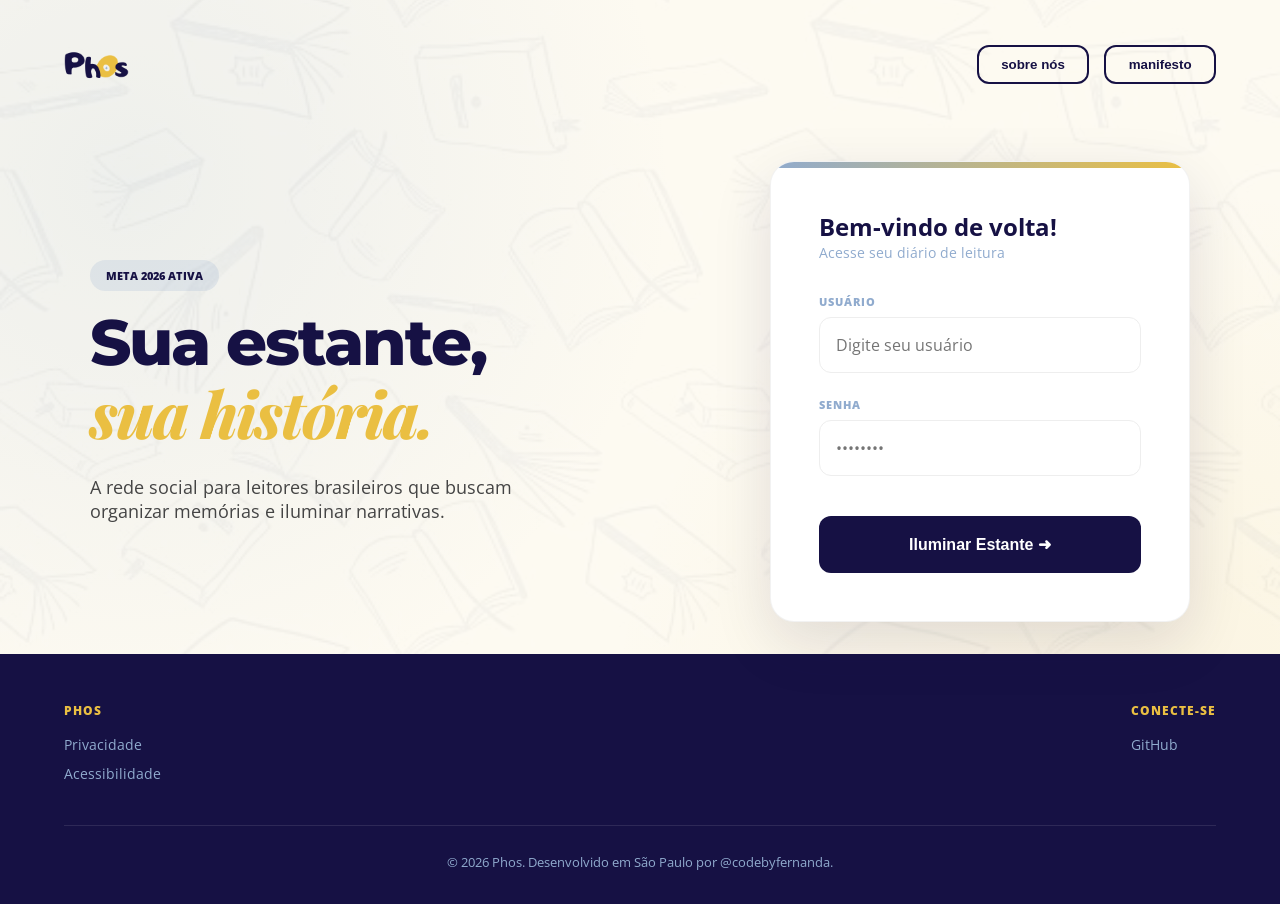
<file: index.html>
<!DOCTYPE html>
<html lang="pt-br">
<head>
    <meta charset="UTF-8">
    <meta name="viewport" content="width=device-width, initial-scale=1.0">
    <title>Phos | Ilumine sua próxima leitura</title>
    <link rel="stylesheet" href="style.css">
    <link href="https://fonts.googleapis.com/css2?family=Montserrat:wght@700;800&family=Open+Sans:wght@400;600;700&family=Playfair+Display:ital,wght@1,700&display=swap" rel="stylesheet">
</head>
<body class="pagina-login">
    <header class="cabecalho-phos">
        <nav class="navegacao-principal" aria-label="Navegação Principal">
            <div class="container-logo-nav">
                <img src="/assets/phos-logo.png" alt="Phos" class="logo-imagem-nav">
            </div>
            
            <div class="botoes-nav">
                <button type="button" class="btn-ghost">sobre nós</button>
                <button type="button" class="btn-ghost">manifesto</button>
            </div>
        </nav>
    </header>

    <main class="area-apresentacao">
        <div class="container-central">
            <section class="secao-boas-vindas">
                <span class="badge-phos" aria-live="polite">Meta 2026 Ativa</span>
                <h1 class="titulo-principal">
                    Sua estante, <br>
                    <span class="destaque-italico">sua história.</span>
                </h1>
                <div class="subtitulo">
                    <p>A rede social para leitores brasileiros que buscam <br> organizar memórias e iluminar narrativas.</p>
                </div>
            </section>

            <aside class="card-login">
                <div class="card-header">
                    <h2>Bem-vindo de volta!</h2>
                    <p>Acesse seu diário de leitura</p>
                </div>
                <form id="formulario-login">
                    <div class="grupo-entrada">
                        <label for="usuario">USUÁRIO</label>
                        <input type="text" id="usuario" placeholder="Digite seu usuário" required autocomplete="username">
                    </div>
                    <div class="grupo-entrada">
                        <label for="senha">SENHA</label>
                        <input type="password" id="senha" placeholder="••••••••" required autocomplete="current-password">
                    </div>
                    <button type="submit" class="botao-entrar">Iluminar Estante ➜</button>
                </form>
            </aside>
        </div>
    </main>

    <footer class="rodape-principal">
        <div class="rodape-conteudo">
            <div class="rodape-coluna">
                <span class="titulo-rodape">Phos</span>
                <nav class="links-rodape" aria-label="Links úteis">
                    <a href="#">Privacidade</a>
                    <a href="#">Acessibilidade</a>
                </nav>
            </div>
            <div class="rodape-coluna">
                <span class="titulo-rodape">Conecte-se</span>
                <div class="icones-redes">
                    <a href="https://github.com/codebyfernanda" target="_blank" rel="noopener">GitHub</a>
                </div>
            </div>
        </div>
        <div class="rodape-direitos">
            <small>&copy; 2026 Phos. Desenvolvido em São Paulo por @codebyfernanda.</small>
        </div>
    </footer>
    <script src="script.js"></script>
</body>
</html>
</file>
<file: style.css>
/* =======================================================================================
    PHOS 2026 - LOGIN & ESTILO GLOBAL (STYLE.CSS)
    ====================================================================================== */

/* O uso de Custom Properties (variáveis) no :root 
    aplica o princípio DRY (Don't Repeat Yourself) e cria uma "Single Source of Truth" 
    (Única Fonte de Verdade) para o design system. */
:root {
    --retina: #161144;              /* Deep Night - Azul escuro Phos */
    --nitidez: #90abce;             /* Serene Blue - Azul claro */
    --enfoque: #eabf42;             /* Golden Hour - Amarelo */
    --creme: #fdfaf1;               /* Fundo Editorial - Off-white */
    --branco: #ffffff;
    --borda-suave: rgba(0,0,0,0.05);
    --raio: 24px;
    --sombra: 0 20px 60px rgba(22, 17, 68, 0.12);
    --transicao: all 0.4s cubic-bezier(0.16, 1, 0.3, 1);
}

/* Reset Básico da página */
* { 
    margin: 0; 
    padding: 0; 
    box-sizing: border-box; 
    -webkit-font-smoothing: antialiased;
}

/* Estilo Global do Body com o truque do Background Múltiplo para criar a camada de cor
sólida por baixo da imagem, garantindo que a imagem de fundo seja sutil e não conflite 
com os textos e elementos da página. */ 

body {
    font-family: 'Open Sans', sans-serif;
    color: var(--retina);
    /* 2. O "truque" do Background Múltiplo */
    background: 
        /* Camada de Cima: Um gradiente da cor creme com 85% de opacidade */
        linear-gradient(rgba(253, 250, 241, 0.85), rgba(253, 250, 241, 0.85)), 
        /* Camada de Baixo: A imagem real */
        url('/assets/phos-fundo.jpg');
    
    /* 3. Ajustes para a imagem preencher a tela e não rolar junto com o mouse */
    background-size: cover;
    background-position: center;
    background-attachment: fixed;
    position: relative; /* Essencial para "segurar" a imagem no lugar */
    background-color: var(--creme); /* A cor sólida que vai aparecer no fundo */
    min-height: 100vh;
    z-index: 0;
}

/* 2. É necessário criar uma camada fantasma APENAS para a imagem */
body::before {
    content: ''; /* Passo obrigatório para o ::before existir */
    position: absolute; /* Fixa na tela toda */
    top: 0; 
    left: 0; 
    width: 100%; 
    height: 100%;
    
    background-image: url('/assets/phos-fundo.jpg');
    background-size: cover;
    background-position: center;
    background-attachment: fixed;
    
    /* A MÁGICA ACONTECE AQUI: */
    opacity: 0.07; /* Coloquei só 7% de visibilidade para a imagem */
    z-index: -1; /* Esse z-indez faz com que essa camada seja empurrada para trás de todos os textos e cards */
}

    /* =======================================================================================
    BACKGROUND E LAYOUT DA PÁGINA DE LOGIN
    ========================================================================================== */

.pagina-login {
    background: 
        radial-gradient(circle at 10% 20%, rgba(144, 171, 206, 0.15) 0%, transparent 40%),
        radial-gradient(circle at 90% 80%, rgba(234, 191, 66, 0.1) 0%, transparent 40%),
        var(--creme);
    min-height: 100vh;
    display: flex;
    flex-direction: column;
}

    /* =======================================================================================
    CABEÇALHO (HEADER)
    ========================================================================================== */

.cabecalho-phos {
    width: 100%;
    padding: 2rem 5%;
    display: flex;
    justify-content: center;
    background: transparent;
}

/* Nomes de classes descritivos e com intenção clara (Intention-Revealing Names). 
    `navegacao-principal` diz exatamente o que o elemento faz, diferentemente de 
    um nome genérico como 'nav-1' ou 'top-box'. */
.navegacao-principal {
    width: 100%;
    max-width: 1200px;
    display: flex;
    flex-direction: row; 
    justify-content: space-between; /* Lembrar que esse comando setado faz com que o logo fique à esquerda e os botões, à direita */
    align-items: center; 
}

.container-logo-nav {
    display: flex;
    align-items: center;
}

.logo-imagem-nav {
    height: 65px;
    /* Caso a imagem não carregue, aqui gera um tipo de fallback */
    font-family: 'Montserrat', sans-serif;
    font-weight: 800;
}

/* Esse container agrupa os botões na direita */
.botoes-nav {
    display: flex;
    flex-direction: row;
    gap: 15px; /* Espaçamento automático entre os botões */
    align-items: center;
}

/* Estilo do botão fantasma (aka Ghost Button) */
.btn-ghost {
    background: transparent;
    border: 2px solid var(--retina);
    color: var(--retina);
    padding: 0.6rem 1.4rem;
    border-radius: 12px;
    font-weight: 700;
    cursor: pointer;
    text-transform: lowercase;
    /* Aqui, estou fazendo um tipo de "Programação defensiva" no CSS, forçando a margem a zero 
        para previnir comportamentos inesperados herdados do navegador */
    margin: 0; 
    transition: var(--transicao);
}

.btn-ghost:hover {
    background: var(--enfoque);
    border-color: var(--enfoque);
    color: var(--retina);
    transform: translateY(-2px);
}

    /* =======================================================================================
    SEÇÃO HERO (APRESENTAÇÃO CENTRAL)
    ========================================================================================== */

.area-apresentacao {
    flex: 1;
    display: flex;
    align-items: center;
    justify-content: center;
    padding: 2rem;
}

.container-central {
    display: grid;
    /* Uso sólido de CSS Grid. Valores rígidos como '420px' podem quebrar 
    em telas muito específicas, mas tratei isso nas Media Queries no final 
    do arquivo. */
    grid-template-columns: 1fr 420px;
    gap: 4rem;
    max-width: 1100px;
    width: 100%;
    align-items: center;
}

.badge-phos {
    display: inline-block;
    padding: 8px 16px;
    background: rgba(144, 171, 206, 0.2);
    border-radius: 50px;
    font-weight: 800;
    font-size: 0.7rem;
    text-transform: uppercase;
    margin-bottom: 1rem;
    color: var(--retina);
}

.titulo-principal {
    font-family: 'Montserrat', sans-serif;
    /* A função 'clamp()' é uma técnica fantástica de CSS moderno, que reduz 
    drasticamente a necessidade de múltiplas Media Queries, garantindo 
    que a tipografia seja responsiva e fluída de forma limpa e concisa. */
    font-size: clamp(2.5rem, 5vw, 4.5rem);
    font-weight: 800;
    line-height: 1.1;
    letter-spacing: -2px;
    margin-bottom: 1.5rem;
}

.destaque-italico {
    font-family: 'Playfair Display', serif;
    font-style: italic;
    color: var(--enfoque);
}

/* Evite estilizar tags soltas aninhadas (como '.subtitulo p') quando possível, 
    pois aumenta a especificidade do CSS, dificultando overrides futuros. O ideal 
    seria dar uma classe direta ao parágrafo, ex: `.texto-subtitulo`. */
.subtitulo p {
    font-size: 1.1rem;
    color: #444;
}

    /* =======================================================================================
    CARD DE LOGIN
    ========================================================================================== */

.card-login {
    background: var(--branco);
    padding: 3rem;
    border-radius: var(--raio);
    box-shadow: var(--sombra);
    position: relative;
    overflow: hidden;
    border: 1px solid var(--borda-suave);
}

/* Detalhe colorido fofo no topo do card */
.card-login::before {
    content: '';
    position: absolute;
    top: 0; left: 0; width: 100%; height: 6px;
    background: linear-gradient(90deg, var(--nitidez), var(--enfoque));
}

.card-header {
    margin-bottom: 2rem;
}

.card-header h3 {
    font-family: 'Montserrat', sans-serif;
    font-size: 1.4rem;
    margin-bottom: 0.3rem;
}

.card-header p {
    color: var(--nitidez);
    font-size: 0.9rem;
}

.grupo-entrada {
    margin-bottom: 1.5rem;
}

.grupo-entrada label {
    display: block;
    font-size: 0.7rem;
    font-weight: 800;
    letter-spacing: 1px;
    color: var(--nitidez);
    margin-bottom: 0.5rem;
}

.grupo-entrada input {
    width: 100%;
    padding: 1rem;
    border: 1.5px solid #eee;
    border-radius: 12px;
    font-size: 1rem;
    color: var(--retina);
    transition: var(--transicao);
    font-family: inherit;
}

/* Cuidado com a Acessibilidade visual. Remover o 'outline' padrão é comum, 
    mas substituí-lo por uma borda e   'box-shadow' visíveis garante que a 
    navegação por teclado (Tab) continue intuitiva e acessível. */
.grupo-entrada input:focus {
    outline: none;
    border-color: var(--enfoque);
    box-shadow: 0 0 0 4px rgba(234, 191, 66, 0.1);
}

.botao-entrar {
    width: 100%;
    padding: 1.2rem;
    background: var(--retina);
    color: var(--branco);
    border: none;
    border-radius: 12px;
    font-weight: 700;
    font-size: 1rem;
    cursor: pointer;
    transition: var(--transicao);
    margin-top: 1rem;
}

.botao-entrar:hover {
    background: var(--enfoque);
    color: var(--retina);
    transform: translateY(-2px);
    box-shadow: 0 10px 20px rgba(234, 191, 66, 0.2);
}

    /* =======================================================================================
    RODAPÉ (FOOTER)
    ========================================================================================== */

.rodape-principal {
    background: var(--retina);
    color: var(--branco);
    padding: 3rem 5% 2rem;
    margin-top: auto; /* Esse comando meio que "empurra" o footer para o final da tela */
}

.rodape-conteudo {
    display: flex;
    justify-content: space-between;
    max-width: 1200px;
    margin: 0 auto 2rem;
}

.titulo-rodape {
    color: var(--enfoque);
    font-weight: 800;
    text-transform: uppercase;
    font-size: 0.75rem;
    letter-spacing: 1px;
    display: block;
    margin-bottom: 1rem;
}

.rodape-principal a {
    color: var(--nitidez);
    text-decoration: none;
    font-size: 0.85rem;
    display: block;
    margin-bottom: 0.6rem;
    transition: var(--transicao);
}

.rodape-principal a:hover {
    color: var(--enfoque);
    padding-left: 5px; /* Efeitinho sutil de hover */
}

.rodape-direitos {
    text-align: center;
    border-top: 1px solid rgba(255,255,255,0.1);
    padding-top: 1.5rem;
    color: var(--nitidez);
}

    /* =======================================================================================
    RESPONSIVIDADE (MOBILE & TABLET)
    ========================================================================================== */

/* Centralizar as Media Queries no final do arquivo é uma abordagem clássica que tentei aplicar no meu
projeto. No entanto, em projetos escaláveis, muitos desenvolvedores preferem escrever a Media Query 
logo abaixo do bloco principal do elemento, mantendo o contexto próximo. Ambas as formas são válidas, 
mas vale a pena testar esse tipo em próximos updates! */

@media (max-width: 900px) {
    .container-central {
        grid-template-columns: 1fr;
        text-align: center;
        gap: 3rem;
    }

    .badge-phos {
        margin: 0 auto 1rem;
    }

    .card-login {
        max-width: 450px;
        margin: 0 auto;
        text-align: left; /* Esse 'text-align' alinha o form à esquerda dentro do card */
    }

    .navegacao-principal {
        flex-direction: column;
        gap: 1.5rem;
    }
}
</file>
